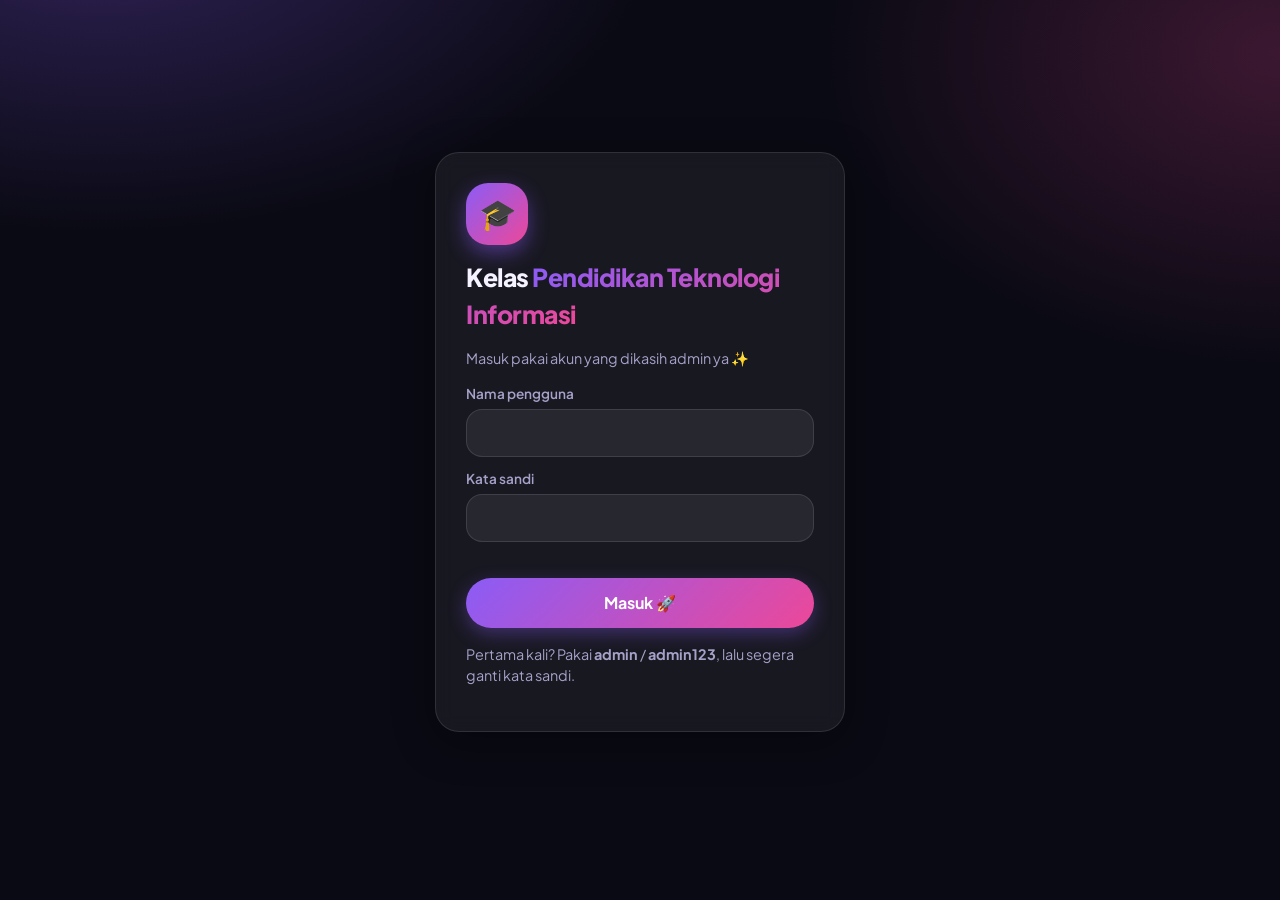
<file: index.html>
<!DOCTYPE html>
<html lang="id" data-theme="dark">
<head>
  <meta charset="UTF-8">
  <meta name="viewport" content="width=device-width, initial-scale=1">
  <meta name="theme-color" content="#0a0a14">
  <title>Kelas Pendidikan Teknologi Informasi</title>
  <meta name="description" content="Web kelas Pendidikan Teknologi Informasi: informasi, absen harian, dan keuangan kas.">
  <link rel="preconnect" href="https://fonts.googleapis.com">
  <link rel="preconnect" href="https://fonts.gstatic.com" crossorigin>
  <link href="https://fonts.googleapis.com/css2?family=Plus+Jakarta+Sans:wght@400;500;600;700;800&display=swap" rel="stylesheet">
  <link rel="stylesheet" href="style.css">
</head>
<body>
  <div id="app"></div>
  <div id="modal" class="modal" hidden></div>
  <div id="toast" class="toast" hidden></div>
  <script src="app.js"></script>
</body>
</html>
</file>
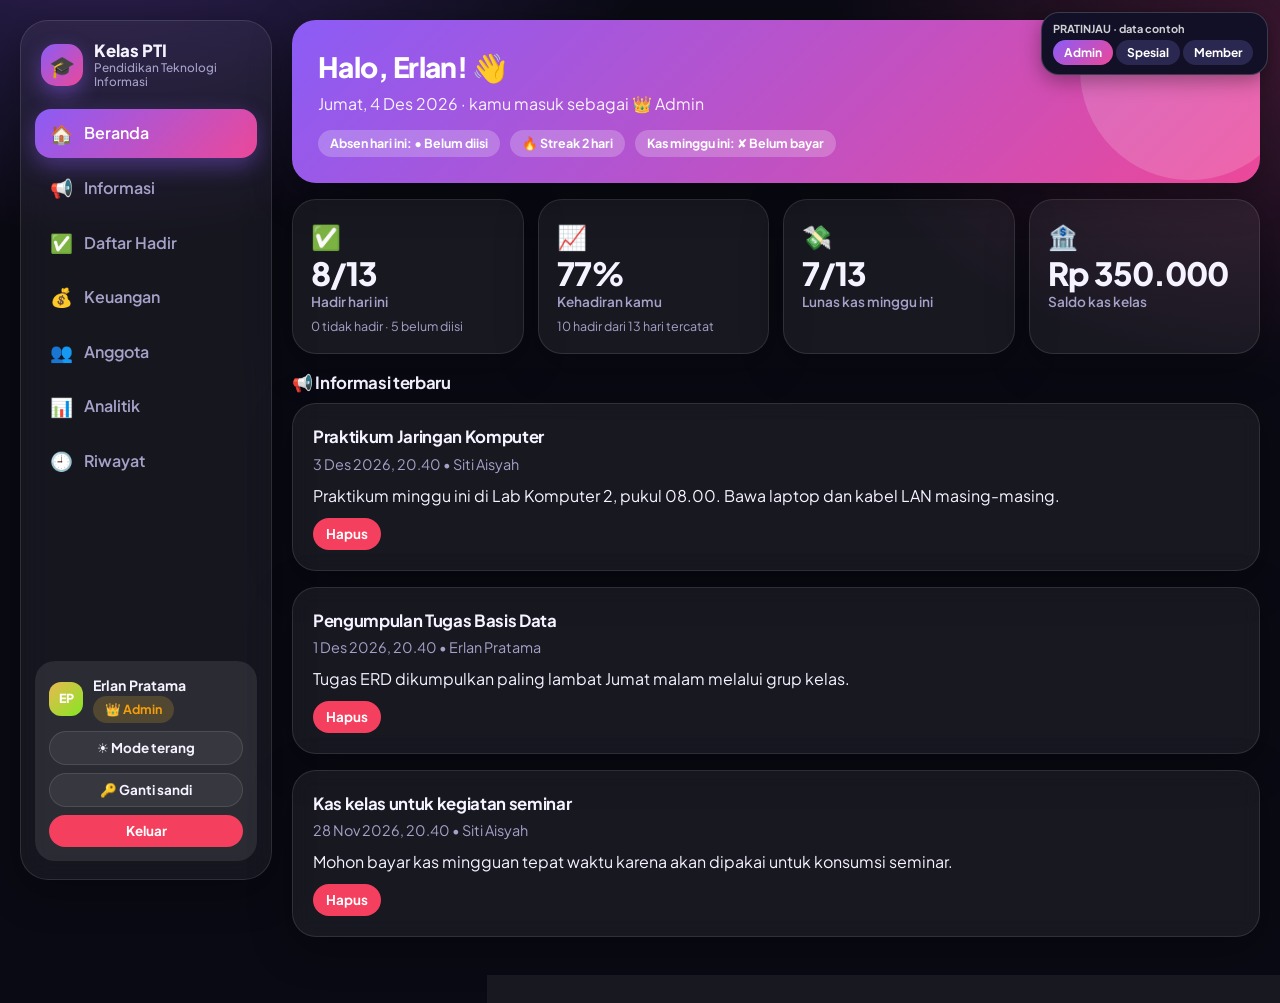
<file: preview.html>
<!DOCTYPE html>
<html lang="id" data-theme="dark">
<head>
  <meta charset="UTF-8">
  <meta name="viewport" content="width=device-width, initial-scale=1">
  <title>Pratinjau – Kelas Pendidikan Teknologi Informasi</title>
  <link rel="preconnect" href="https://fonts.googleapis.com">
  <link rel="preconnect" href="https://fonts.gstatic.com" crossorigin>
  <link href="https://fonts.googleapis.com/css2?family=Plus+Jakarta+Sans:wght@400;500;600;700;800&display=swap" rel="stylesheet">
  <link rel="stylesheet" href="style.css">
  <style>
    #pv{position:fixed;right:12px;top:12px;z-index:70;background:#111027;color:#fff;border:1px solid rgba(255,255,255,.18);border-radius:18px;padding:9px 11px;font:12px "Plus Jakarta Sans",system-ui;box-shadow:0 6px 20px rgba(0,0,0,.35)}
    #pv b{display:block;margin-bottom:5px;font-size:11px;opacity:.8}
    #pv button{border:0;border-radius:99px;padding:5px 11px;margin-right:3px;cursor:pointer;background:#2a2850;color:#fff;font-weight:700}
    #pv button.on{background:linear-gradient(135deg,#8b5cf6,#ec4899)}
    @media(max-width:860px){#pv{position:static;margin:10px 12px 0;display:flex;align-items:center;gap:6px;flex-wrap:wrap}#pv b{margin:0 4px 0 0}}
  </style>
</head>
<body>
    <div id="pv"><b>PRATINJAU · data contoh</b>
    <button data-id="u0">Admin</button><button data-id="m2">Spesial</button><button data-id="m1">Member</button></div>
  <div id="app"></div>
  <div id="modal" class="modal" hidden></div>
  <div id="toast" class="toast" hidden></div>

  <script>
  /* Mode pratinjau: data contoh disimpan di localStorage terpisah, tidak menyentuh GitHub */
  window.PTIK_REMOTE = false;
  window.PTIK_KEY = 'ptik_preview_db';
  window.PTIK_SES = 'ptik_preview_ses';
  (function () {
    const pad = n => String(n).padStart(2, '0');
    const iso = d => `${d.getFullYear()}-${pad(d.getMonth() + 1)}-${pad(d.getDate())}`;
    const now = new Date(); now.setHours(12, 0, 0, 0);
    // 14 hari kerja terakhir (Senin–Jumat), hari ini ikut jika hari kerja
    const hari = [];
    for (let d = new Date(now), n = 0; hari.length < 14 && n < 40; d.setDate(d.getDate() - 1), n++) {
      if (d.getDay() !== 0 && d.getDay() !== 6) hari.unshift(iso(d));
    }
    const mon = new Date(now); mon.setDate(mon.getDate() - ((mon.getDay() + 6) % 7));
    const weeks = [];
    for (let i = 7; i >= 0; i--) { const d = new Date(mon); d.setDate(d.getDate() - 7 * i); weeks.push(iso(d)); }
    const nama = ['Andi Pratama', 'Siti Aisyah', 'Budi Santoso', 'Dewi Lestari', 'Rizky Maulana', 'Putri Ayu', 'Fajar Nugroho', 'Nur Hidayah', 'Eko Saputra', 'Maya Sari', 'Yusuf Hakim', 'Lina Marlina'];
    const users = [{ id: 'u0', nama: 'Erlan Pratama', username: 'admin', pass: 'x', role: 'admin', aktif: true }];
    nama.forEach((n, i) => users.push({ id: 'm' + (i + 1), nama: n, username: n.split(' ')[0].toLowerCase(), pass: 'x', role: i === 1 || i === 6 ? 'spesial' : 'member', aktif: true }));
    const absen = {}, kas = {};
    hari.forEach((d, di) => {
      absen[d] = {};
      users.forEach((u, i) => {
        const rajin = i === 5 ? 3 : i === 9 ? 5 : 1; // anggota ke-5 dan ke-9 sering absen
        const hadir = ((i * 7 + di * 13) % 10) >= rajin + 1;
        const hariIni = d === iso(now);
        if (hariIni && i % 3 === 0) return; // sebagian belum diisi hari ini
        absen[d][u.id] = hadir;
      });
    });
    weeks.forEach((w, wi) => {
      kas[w] = { nominal: 5000, paid: {} };
      users.forEach((u, i) => {
        const last = wi === weeks.length - 1, rajin = i === 5 ? 3 : i === 9 ? 5 : 1;
        kas[w].paid[u.id] = ((i * 5 + wi * 11) % 10) >= rajin + 1 && (!last || i % 3 !== 0);
      });
    });
    const t = Date.now(), h = 864e5, m = 36e5;
    const db = {
      users, absen, kas, kasNominal: 5000,
      info: [
        { id: 'i1', judul: 'Praktikum Jaringan Komputer', isi: 'Praktikum minggu ini di Lab Komputer 2, pukul 08.00. Bawa laptop dan kabel LAN masing-masing.', tanggal: t - h, penulis: 'Siti Aisyah' },
        { id: 'i2', judul: 'Pengumpulan Tugas Basis Data', isi: 'Tugas ERD dikumpulkan paling lambat Jumat malam melalui grup kelas.', tanggal: t - 3 * h, penulis: 'Erlan Pratama' },
        { id: 'i3', judul: 'Kas kelas untuk kegiatan seminar', isi: 'Mohon bayar kas mingguan tepat waktu karena akan dipakai untuk konsumsi seminar.', tanggal: t - 6 * h, penulis: 'Siti Aisyah' }
      ],
      transaksi: [
        { id: 't1', tipe: 'masuk', ket: 'Sumbangan alumni', jumlah: 100000, tanggal: t - 20 * h },
        { id: 't2', tipe: 'keluar', ket: 'Beli spidol dan kertas', jumlah: 45000, tanggal: t - 12 * h },
        { id: 't3', tipe: 'keluar', ket: 'Fotokopi modul praktikum', jumlah: 60000, tanggal: t - 5 * h }
      ],
      log: [
        { t: t - 20 * 6e4, oleh: 'Erlan Pratama', aksi: 'Menandai semua hadir (hari ini)' },
        { t: t - 2 * m, oleh: 'Erlan Pratama', aksi: 'Kehadiran Rizky Maulana: Tidak hadir' },
        { t: t - 3 * m, oleh: 'Siti Aisyah', aksi: 'Kas Andi Pratama (minggu ini): Lunas' },
        { t: t - 5 * m, oleh: 'Erlan Pratama', aksi: 'Kehadiran Putri Ayu: Hadir' },
        { t: t - 9 * m, oleh: 'Siti Aisyah', aksi: 'Menambah informasi: Praktikum Jaringan Komputer' },
        { t: t - 26 * m, oleh: 'Erlan Pratama', aksi: 'Menambah anggota: Lina Marlina' },
        { t: t - 28 * m, oleh: 'Erlan Pratama', aksi: 'Menandai sisanya tidak hadir (kemarin): 3 orang' }
      ]
    };
    localStorage.setItem('ptik_preview_db', JSON.stringify(db));
    if (!localStorage.getItem('ptik_preview_ses')) localStorage.setItem('ptik_preview_ses', 'u0');
  })();
  </script>
  <script src="app.js"></script>
  <script>
    const cur = localStorage.getItem('ptik_preview_ses');
    document.querySelectorAll('#pv button').forEach(b => {
      if (b.dataset.id === cur) b.classList.add('on');
      b.onclick = () => { localStorage.setItem('ptik_preview_ses', b.dataset.id); location.hash = 'beranda'; location.reload(); };
    });
  </script>
</body>
</html>
</file>
<file: style.css>
/* ===== Tema Gen Z: gelap (default) & terang ===== */
:root{
  --bg:#0a0a14;--text:#f5f3ff;--muted:#a5a1c8;
  --card:rgba(255,255,255,.06);--card-b:rgba(255,255,255,.11);--line:rgba(255,255,255,.09);--input:rgba(255,255,255,.07);
  --side:rgba(255,255,255,.05);
  --p1:#8b5cf6;--p2:#ec4899;--cy:#22d3ee;--warn:#fbbf24;
  --grad:linear-gradient(135deg,#8b5cf6 0%,#ec4899 100%);
  --ok:#34d399;--ok-solid:#10b981;--ok-soft:rgba(52,211,153,.15);
  --bad:#fb7185;--bad-solid:#f43f5e;--bad-soft:rgba(251,113,133,.16);
  --shadow:0 10px 40px rgba(0,0,0,.35);
  --blob1:rgba(139,92,246,.30);--blob2:rgba(236,72,153,.22);
}
[data-theme="light"]{
  --bg:#f4f1ff;--text:#1a1533;--muted:#675f8f;
  --card:#ffffff;--card-b:#e7e2fb;--line:#eeeaff;--input:#f3f0ff;--side:#ffffff;
  --ok:#059669;--ok-soft:#d9f7ea;--bad:#e11d48;--bad-soft:#ffe4ea;
  --shadow:0 10px 30px rgba(120,90,200,.13);
  --blob1:rgba(139,92,246,.20);--blob2:rgba(236,72,153,.14);
}
*{box-sizing:border-box}
html{scroll-behavior:smooth}
body{
  margin:0;min-height:100vh;color:var(--text);line-height:1.5;
  font-family:"Plus Jakarta Sans",system-ui,-apple-system,"Segoe UI",Roboto,sans-serif;
  background:radial-gradient(900px 520px at 8% -10%,var(--blob1),transparent 62%),
             radial-gradient(760px 520px at 100% 6%,var(--blob2),transparent 60%),var(--bg);
  background-attachment:fixed;
}
button,input,select,textarea{font:inherit;color:inherit}
h1,h2,h3{margin:0 0 .5rem;letter-spacing:-.02em}
h2{font-size:1.75rem;font-weight:800}
h3{font-size:1.05rem;font-weight:700}
.muted{color:var(--muted);font-size:.9rem}
.sub{margin:-4px 0 16px}
.gt{background:var(--grad);-webkit-background-clip:text;background-clip:text;color:transparent}

/* ===== Layout ===== */
.layout{display:flex;gap:20px;padding:20px;max-width:1440px;margin:0 auto}
aside{
  width:252px;flex:0 0 252px;position:sticky;top:20px;height:calc(100vh - 40px);
  background:var(--side);border:1px solid var(--card-b);border-radius:28px;padding:18px 14px;
  display:flex;flex-direction:column;gap:5px;backdrop-filter:blur(16px);box-shadow:var(--shadow);overflow:auto
}
.brand{display:flex;align-items:center;gap:11px;font-weight:800;font-size:1.05rem;padding:2px 6px 14px;line-height:1.2}
.brand small{display:block;font-weight:500;color:var(--muted);font-size:.74rem}
.logo{width:42px;height:42px;border-radius:15px;background:var(--grad);display:grid;place-items:center;font-size:21px;box-shadow:0 8px 20px rgba(139,92,246,.45);flex:0 0 auto}
aside a{display:flex;gap:11px;align-items:center;padding:11px 14px;border-radius:16px;color:var(--muted);text-decoration:none;font-weight:600;transition:.15s}
aside a:hover{background:var(--line);color:var(--text)}
aside a.on{background:var(--grad);color:#fff;box-shadow:0 8px 22px rgba(139,92,246,.4)}
aside a .ic{font-size:1.15rem;width:24px;text-align:center}
.me{margin-top:auto;padding:14px;border-radius:20px;background:var(--line);display:flex;flex-direction:column;gap:8px;font-size:.88rem}
.me .who{display:flex;gap:10px;align-items:center}
.me .btn.sec{background:var(--card);border:1px solid var(--card-b)}
main{flex:1;min-width:0;padding-bottom:30px}
.topbar,.bnav{display:none}

/* ===== Kartu & statistik ===== */
.card{background:var(--card);border:1px solid var(--card-b);border-radius:24px;padding:20px;margin-bottom:16px;backdrop-filter:blur(10px);box-shadow:var(--shadow)}
.hero{background:var(--grad);border:0;color:#fff;position:relative;overflow:hidden;padding:26px}
.hero::after{content:"";position:absolute;right:-40px;top:-60px;width:220px;height:220px;border-radius:50%;background:rgba(255,255,255,.16)}
.hero h2{margin:0 0 4px;color:#fff}
.hero p{margin:0;opacity:.92}
.hero .row{margin-top:14px;position:relative;z-index:1}
.grid{display:grid;grid-template-columns:repeat(auto-fit,minmax(210px,1fr));gap:14px;margin-bottom:16px}
.stat{background:var(--card);border:1px solid var(--card-b);border-radius:24px;padding:18px;box-shadow:var(--shadow)}
.stat .e{font-size:1.5rem}
.stat .n{font-size:2rem;font-weight:800;letter-spacing:-.03em;line-height:1.2}
.stat .l{color:var(--muted);font-size:.85rem;font-weight:600}
.stat .s{color:var(--muted);font-size:.78rem;margin-top:4px}

/* ===== Tombol, input, lencana ===== */
.btn{background:var(--grad);color:#fff;border:0;border-radius:99px;padding:10px 18px;cursor:pointer;font-weight:700;transition:.15s;box-shadow:0 6px 18px rgba(139,92,246,.35)}
.btn:hover{transform:translateY(-1px);filter:brightness(1.08)}
.btn:active{transform:scale(.97)}
.btn.sec{background:var(--line);color:var(--text);box-shadow:none}
.btn.red{background:var(--bad-solid);box-shadow:none}
.btn.green{background:var(--ok-solid);box-shadow:none}
.btn.sm{padding:6px 13px;font-size:.84rem}
.btn:disabled{opacity:.4;cursor:not-allowed;transform:none}
.chip{border:1px solid var(--card-b);background:var(--card);color:var(--text);border-radius:99px;padding:8px 14px;cursor:pointer;font-weight:600;font-size:.9rem}
.chip:hover{border-color:var(--p1)}
.chip.on{background:var(--grad);color:#fff;border-color:transparent}
.chip:disabled{opacity:.35;cursor:not-allowed}
input,select,textarea{width:100%;padding:11px 14px;border:1px solid var(--card-b);border-radius:16px;background:var(--input);outline:none}
input:focus,select:focus,textarea:focus{border-color:var(--p1);box-shadow:0 0 0 3px rgba(139,92,246,.25)}
select option{color:#111}
textarea{min-height:96px;resize:vertical}
label{display:block;font-size:.85rem;margin:12px 0 5px;color:var(--muted);font-weight:600}
.row{display:flex;gap:10px;flex-wrap:wrap;align-items:center}
.row>*{flex:0 0 auto}
.badge{display:inline-flex;align-items:center;gap:4px;padding:4px 12px;border-radius:99px;font-size:.78rem;font-weight:700}
.badge.ok{background:var(--ok-soft);color:var(--ok)}
.badge.bad{background:var(--bad-soft);color:var(--bad)}
.badge.none{background:var(--line);color:var(--muted)}
.badge.role{background:rgba(139,92,246,.18);color:#a78bfa}
.badge.role.admin{background:rgba(251,191,36,.18);color:#f59e0b}
.badge.role.spesial{background:rgba(236,72,153,.18);color:#f472b6}
[data-theme="light"] .badge.role{color:#6d28d9}
[data-theme="light"] .badge.role.admin{color:#b45309}
[data-theme="light"] .badge.role.spesial{color:#be185d}
.pill{background:var(--grad);color:#fff;border-radius:99px;font-size:.72rem;font-weight:700;padding:2px 10px}
.av{width:44px;height:44px;border-radius:15px;display:grid;place-items:center;flex:0 0 auto;font-weight:800;color:#fff;font-size:.95rem;
  background:linear-gradient(135deg,hsl(var(--h) 80% 62%),hsl(calc(var(--h) + 50) 80% 52%))}
.av.sm{width:34px;height:34px;border-radius:12px;font-size:.78rem}
.av.lg{width:56px;height:56px;border-radius:19px;font-size:1.15rem}

/* ===== Tabel ===== */
.tw{overflow-x:auto}
table{width:100%;border-collapse:collapse;font-size:.93rem}
th,td{padding:11px 12px;text-align:left;border-bottom:1px solid var(--line)}
th{font-size:.72rem;text-transform:uppercase;letter-spacing:.06em;color:var(--muted)}
tr.ok td{background:var(--ok-soft)}
tr.bad td{background:var(--bad-soft)}
tr.ok td:first-child{border-left:4px solid var(--ok-solid)}
tr.bad td:first-child{border-left:4px solid var(--bad-solid)}

/* ===== Navigasi tanggal / minggu ===== */
.weeknav,.daynav{display:flex;gap:8px;align-items:center;flex-wrap:wrap;margin-bottom:16px}
.weeknav b{min-width:200px;text-align:center}
.daytitle{min-width:230px;text-align:center;font-weight:800;font-size:1.05rem;display:flex;gap:8px;justify-content:center;align-items:center;flex-wrap:wrap}
.daynav input[type=date]{width:auto;padding:8px 12px;border-radius:99px}

/* ===== Absensi: tekan Hadir / Tidak hadir ===== */
.chips{display:flex;gap:8px;flex-wrap:wrap;margin-bottom:12px}
.bulk{display:flex;gap:8px;flex-wrap:wrap;margin-bottom:16px}
.prow{display:flex;align-items:center;gap:13px;padding:12px 14px;border-radius:22px;border:1.5px solid var(--card-b);background:var(--card);margin-bottom:10px;transition:.15s}
.prow.ok{background:var(--ok-soft);border-color:var(--ok-solid)}
.prow.bad{background:var(--bad-soft);border-color:var(--bad-solid)}
.prow .pn{min-width:0}
.prow .pn b{display:block;white-space:nowrap;overflow:hidden;text-overflow:ellipsis}
.prow .pn small{color:var(--muted);font-weight:600}
.seg{margin-left:auto;display:flex;gap:8px}
.seg button{border:1.5px solid var(--card-b);background:transparent;color:var(--muted);padding:11px 18px;border-radius:99px;font-weight:800;cursor:pointer;transition:.12s;white-space:nowrap}
.seg button:hover{transform:translateY(-1px)}
.seg .h:hover{border-color:var(--ok-solid);color:var(--ok)}
.seg .t:hover{border-color:var(--bad-solid);color:var(--bad)}
.seg .h.on{background:var(--ok-solid);border-color:var(--ok-solid);color:#fff;box-shadow:0 6px 16px rgba(16,185,129,.4)}
.seg .t.on{background:var(--bad-solid);border-color:var(--bad-solid);color:#fff;box-shadow:0 6px 16px rgba(244,63,94,.4)}

/* ===== Informasi ===== */
.info h3{margin-bottom:2px}
.info p{white-space:pre-wrap;margin:8px 0 10px}

/* ===== Anggota ===== */
.roles{display:grid;grid-template-columns:repeat(auto-fit,minmax(230px,1fr));gap:14px;margin-bottom:20px}
.roles .card{margin:0}
.roles .e{font-size:1.6rem}
.gh{display:flex;align-items:center;gap:10px;margin:22px 0 12px}
.gh h3{margin:0;font-size:1.15rem}
.members{display:grid;grid-template-columns:repeat(auto-fill,minmax(250px,1fr));gap:14px}
.mcard{background:var(--card);border:1px solid var(--card-b);border-radius:24px;padding:16px;display:flex;gap:13px;align-items:center;box-shadow:var(--shadow)}
.mcard.self{border-color:var(--p1);box-shadow:0 0 0 2px rgba(139,92,246,.35)}
.mcard .mn{min-width:0;flex:1}
.mcard .mn b{display:block;overflow:hidden;text-overflow:ellipsis;white-space:nowrap}
.mcard .acts{display:flex;gap:6px;margin-top:8px;flex-wrap:wrap}

/* ===== Analitik ===== */
.bars{display:flex;gap:10px;align-items:flex-end;height:200px;overflow-x:auto;padding-bottom:2px}
.bcol{flex:0 0 44px;display:flex;flex-direction:column;align-items:center;justify-content:flex-end;height:100%;font-size:.7rem;color:var(--muted);gap:6px}
.stack{display:flex;flex-direction:column;justify-content:flex-end;width:100%;height:calc(100% - 22px);gap:2px}
.stack i{display:block;width:100%;border-radius:8px;min-height:0}
.stack i.g{background:linear-gradient(180deg,#34d399,#10b981)}
.stack i.b{background:linear-gradient(180deg,#fb7185,#f43f5e)}
.stack i.k{background:linear-gradient(180deg,#a78bfa,#8b5cf6)}
.legend{display:flex;gap:16px;font-size:.8rem;margin-top:10px;color:var(--muted);flex-wrap:wrap}
.legend span::before{content:"";display:inline-block;width:10px;height:10px;border-radius:4px;margin-right:6px;background:var(--c)}
.prog{background:var(--line);border-radius:99px;height:9px;min-width:90px;overflow:hidden;margin-bottom:3px}
.prog i{display:block;height:100%;border-radius:99px}
.donut{width:124px;height:124px;border-radius:50%;display:grid;place-items:center;margin:4px auto 8px}
.donut div{width:84px;height:84px;border-radius:50%;background:var(--bg);display:grid;place-items:center;font-weight:800;font-size:1.25rem}
[data-theme="light"] .donut div{background:#fff}
.hm{white-space:nowrap}
.hm i{display:inline-block;width:17px;height:17px;border-radius:6px;margin:1.5px;vertical-align:middle}
.hm i.g{background:var(--ok-solid)}
.hm i.r{background:var(--bad-solid)}
.hm i.n{background:var(--line)}
.podium{display:grid;grid-template-columns:repeat(auto-fit,minmax(170px,1fr));gap:12px}
.podium .pc{border-radius:20px;padding:14px;background:var(--line);text-align:center}
.podium .pc .m{font-size:1.8rem}
.podium .av{margin:6px auto 0}

/* ===== Riwayat ===== */
.dayhead{font-weight:800;margin:18px 0 8px;color:var(--muted);font-size:.85rem;text-transform:uppercase;letter-spacing:.06em}
.ev{display:flex;gap:12px;align-items:flex-start;padding:11px 14px;border-radius:18px;background:var(--card);border:1px solid var(--card-b);margin-bottom:8px}
.ev .ei{font-size:1.2rem;width:34px;height:34px;border-radius:12px;background:var(--line);display:grid;place-items:center;flex:0 0 auto}
.ev small{color:var(--muted)}

/* ===== Login ===== */
.login{min-height:100vh;display:grid;place-items:center;padding:20px}
.login .card{width:100%;max-width:410px;padding:30px}
.login .logo{width:62px;height:62px;border-radius:22px;font-size:30px;margin-bottom:14px}
.login h1{font-size:1.55rem;font-weight:800}
.err{color:var(--bad);font-size:.9rem;margin-top:10px;min-height:1.2em}

/* ===== Modal & toast ===== */
.modal{position:fixed;inset:0;background:rgba(5,5,15,.65);backdrop-filter:blur(6px);display:grid;place-items:center;padding:16px;z-index:50}
.modal[hidden],.toast[hidden]{display:none}
.modal .card{width:100%;max-width:450px;max-height:92vh;overflow:auto;margin:0;background:var(--bg)}
[data-theme="light"] .modal .card{background:#fff}
.toast{position:fixed;bottom:90px;left:50%;transform:translateX(-50%);background:var(--grad);color:#fff;padding:12px 20px;border-radius:99px;z-index:60;font-weight:700;box-shadow:0 10px 30px rgba(139,92,246,.5);max-width:92vw;text-align:center}

/* ===== Mobile: navigasi bawah ala aplikasi ===== */
@media(max-width:860px){
  aside{display:none}
  .layout{padding:12px 12px 96px;display:block}
  h2{font-size:1.45rem}
  .topbar{display:flex;align-items:center;gap:10px;margin-bottom:14px}
  .topbar .brand{padding:0;flex:1}
  .topbar .chip{padding:8px 11px}
  .bnav{display:flex;position:fixed;left:10px;right:10px;bottom:10px;z-index:30;gap:4px;overflow-x:auto;
    background:var(--side);border:1px solid var(--card-b);border-radius:26px;padding:8px;backdrop-filter:blur(18px);box-shadow:var(--shadow)}
  [data-theme="dark"] .bnav{background:rgba(20,18,38,.88)}
  .bnav a{flex:1 0 auto;min-width:58px;display:flex;flex-direction:column;align-items:center;gap:1px;padding:7px 8px;border-radius:18px;color:var(--muted);text-decoration:none;font-size:.66rem;font-weight:700}
  .bnav a .ic{font-size:1.25rem}
  .bnav a.on{background:var(--grad);color:#fff}
  .prow{flex-wrap:wrap}
  .seg{width:100%;margin-left:0}
  .seg button{flex:1;padding:13px 10px}
  .daytitle,.weeknav b{min-width:0;flex:1}
  .daynav{display:grid;grid-template-columns:46px 1fr 46px;gap:8px}
  .daynav input[type=date],.daynav .chip.on{grid-column:1/-1;width:100%}
  .stat .n{font-size:1.7rem}
}
</file>
